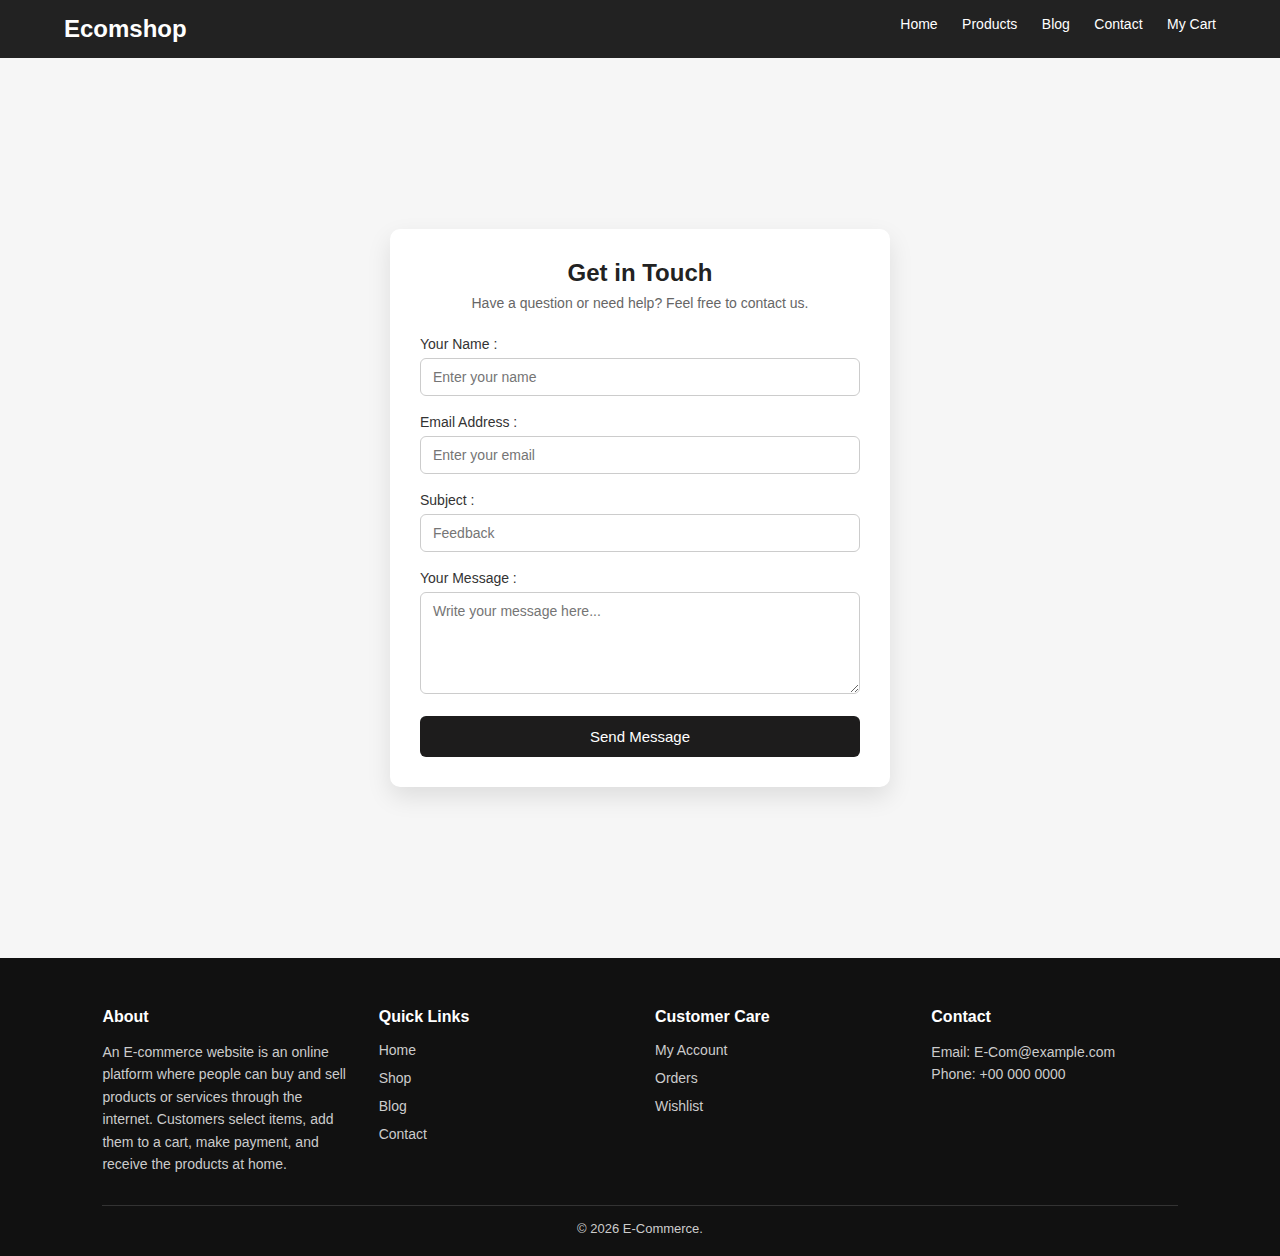
<file: contact.html>
<!DOCTYPE html>
<html lang="en">
<head>
    <meta charset="UTF-8">
    <title>Contact Us | E-Com</title>
    <link rel="stylesheet" href="contact.css">
    <link rel="stylesheet" href="style.css">
</head>
<body>
<header class="navbar">
    <div class="container">
      <h1 class="logo">Ecomshop</h1>
      <nav>
        <a href="index.html">Home</a>
        <a href="product.html">Products</a>
        <a href="blog.html">Blog</a>
        <a href="contact.html">Contact</a>
        <a href="My-Cart.html">My Cart</a>
      </nav>
    </div>
</header><section class="contact-wrapper">
    <div class="contact-box">

        <div class="contact-heading">
            <h2>Get in Touch</h2>
            <p>Have a question or need help? Feel free to contact us.</p>
        </div>

        <!-- Add action and method -->
        <form class="contact-form" action="send_email.php" method="POST">
            <div class="form-group">
                <label>Your Name :</label>
                <input type="text" name="name" placeholder="Enter your name" required>
            </div>

            <div class="form-group">
                <label>Email Address :</label>
                <input type="email" name="email" placeholder="Enter your email" required>
            </div>

            <div class="form-group">
                <label>Subject :</label>
                <input type="text" name="subject" placeholder="Feedback" required>
            </div>

            <div class="form-group">
                <label>Your Message :</label>
                <textarea name="message" rows="5" placeholder="Write your message here..." required></textarea>
            </div>

            <button type="submit" class="send-btn">Send Message</button>
        </form>

    </div>
</section>

<footer>
    <div class="footer-wrap">
      <div class="footer-col">
        <h4>About</h4>
        <p>An E-commerce website is an online platform where people can buy and sell products or services through the internet. Customers select items, add them to a cart, make payment, and receive the products at home.</p>
      </div>
      <div class="footer-col">
        <h4>Quick Links</h4>
        <ul>
          <li><a href="index.html">Home</a></li>
          <li><a href="product.html">Shop</a></li>
          <li><a href="blog.html">Blog</a></li>
          <li><a href="contact.html">Contact</a></li>
        </ul>
      </div>
      <div class="footer-col">
        <h4>Customer Care</h4>
        <ul>
          <li><a href="contact.html">My Account</a></li>
          <li><a href="My-Cart.html">Orders</a></li>
          <li><a href="product.html">Wishlist</a></li>
        </ul>
      </div>
      <div class="footer-col">
        <h4>Contact</h4>
        <p>Email: E-Com@example.com<br />Phone: +00 000 0000</p>
      </div>
    </div>
    <div class="copy">© 2026 E‑Commerce. </div>
  </footer>

</body>
</html>
</file>
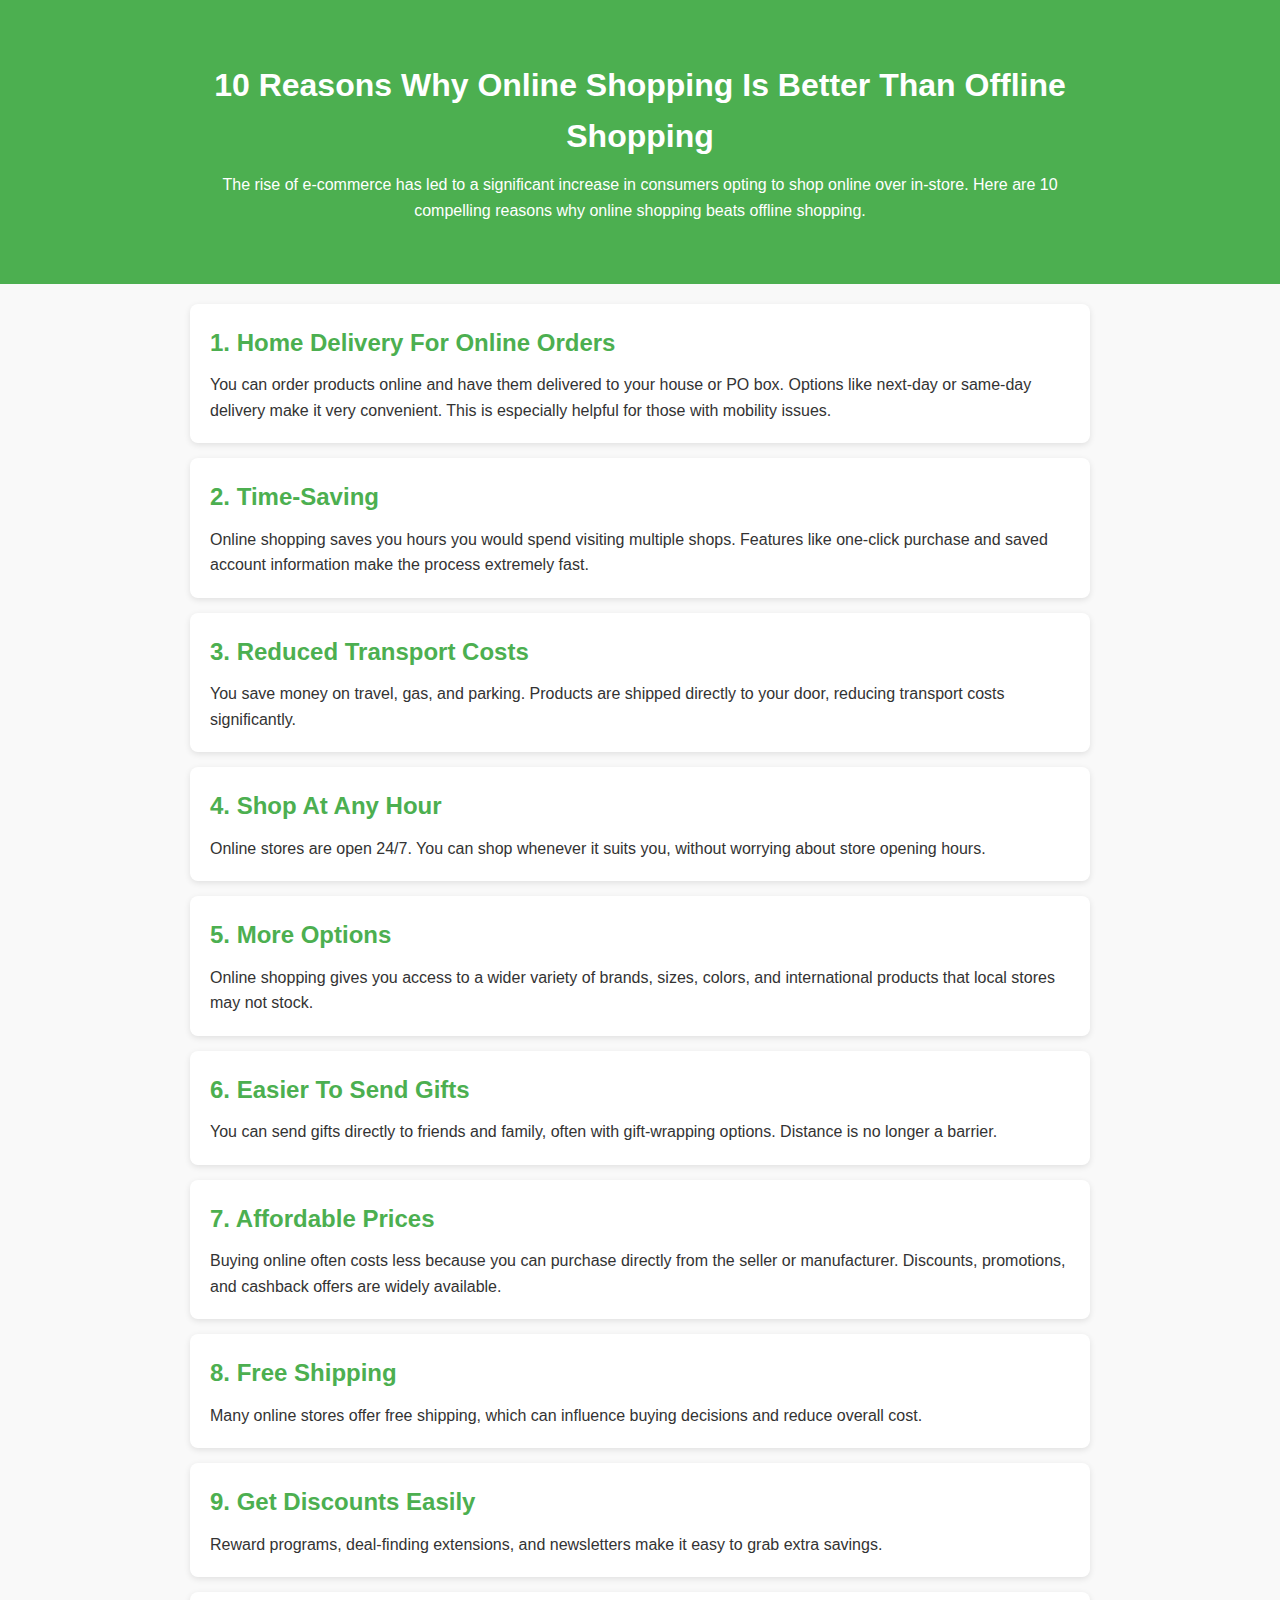
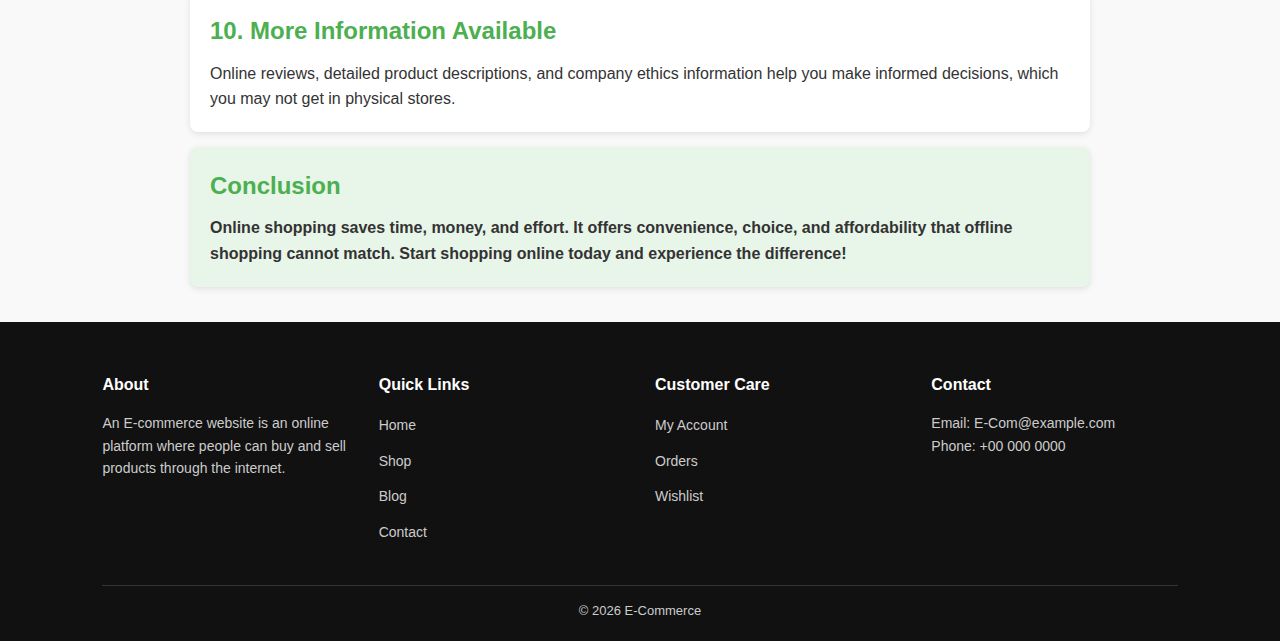
<file: online-shopping.html>
<!DOCTYPE html>
<html lang="en">

<head>
    <meta charset="UTF-8">
    <meta name="viewport" content="width=device-width, initial-scale=1.0">
    <title>10 Reasons Why Online Shopping Is Better Than Offline Shopping</title>
    <link rel="stylesheet" href="style.css">
    <style>
        /* General Reset */
* {
    margin: 0;
    padding: 0;
    box-sizing: border-box;
}

body {
    font-family: 'Segoe UI', Tahoma, Geneva, Verdana, sans-serif;
    line-height: 1.6;
    background-color: #f9f9f9;
    color: #333;
}

/* Container */
.container {
    width: 90%;
    max-width: 900px;
    margin: 0 auto;
    padding: 20px 0;
}

/* Header */
header {
    background-color: #4CAF50;
    color: white;
    padding: 40px 0;
    text-align: center;
}

header h1 {
    font-size: 2rem;
    margin-bottom: 10px;
}

header .intro {
    font-size: 1rem;
}
* footer */
footer {
  background: #111;
  color: #ccc;
  padding: 50px 8% 20px;
}

.footer-wrap {
  display: grid;
  grid-template-columns: repeat(auto-fit, minmax(220px, 1fr));
  gap: 30px;
  margin-bottom: 30px;
}

.footer-col h4 {
  color: #fff;
  margin-bottom: 15px;
}

.footer-col ul {
  list-style: none;
}

.footer-col ul li {
  margin-bottom: 10px;
}

.footer-col ul li a {
  color: #ccc;
  text-decoration: none;
  font-size: 14px;
}

.footer-col p {
  font-size: 14px;
  line-height: 1.6;
}

.copy {
  text-align: center;
  border-top: 1px solid #333;
  padding-top: 15px;
  font-size: 13px;
}

/* Sections */
main section {
    background-color: white;
    padding: 20px;
    margin-bottom: 15px;
    border-radius: 8px;
    box-shadow: 0 2px 6px rgba(0,0,0,0.1);
}

main section h2 {
    color: #4CAF50;
    margin-bottom: 10px;
}

/* Conclusion */
.conclusion {
    background-color: #e8f5e9;
    font-weight: bold;
}


    </style>
</head>

<body>
    
    <header>
        <div class="container">
            <h1>10 Reasons Why Online Shopping Is Better Than Offline Shopping</h1>
            <p class="intro">
                The rise of e-commerce has led to a significant increase in consumers opting to shop online over in-store.
                Here are 10 compelling reasons why online shopping beats offline shopping.
            </p>
        </div>
    </header>

    <main class="container">
        <section>
            <h2>1. Home Delivery For Online Orders</h2>
            <p>
                You can order products online and have them delivered to your house or PO box. Options like next-day or
                same-day delivery make it very convenient. This is especially helpful for those with mobility issues.
            </p>
        </section>

        <section>
            <h2>2. Time-Saving</h2>
            <p>
                Online shopping saves you hours you would spend visiting multiple shops. Features like one-click purchase
                and saved account information make the process extremely fast.
            </p>
        </section>

        <section>
            <h2>3. Reduced Transport Costs</h2>
            <p>
                You save money on travel, gas, and parking. Products are shipped directly to your door, reducing transport
                costs significantly.
            </p>
        </section>

        <section>
            <h2>4. Shop At Any Hour</h2>
            <p>
                Online stores are open 24/7. You can shop whenever it suits you, without worrying about store opening
                hours.
            </p>
        </section>

        <section>
            <h2>5. More Options</h2>
            <p>
                Online shopping gives you access to a wider variety of brands, sizes, colors, and international products
                that local stores may not stock.
            </p>
        </section>

        <section>
            <h2>6. Easier To Send Gifts</h2>
            <p>
                You can send gifts directly to friends and family, often with gift-wrapping options. Distance is no
                longer a barrier.
            </p>
        </section>

        <section>
            <h2>7. Affordable Prices</h2>
            <p>
                Buying online often costs less because you can purchase directly from the seller or manufacturer. Discounts,
                promotions, and cashback offers are widely available.
            </p>
        </section>

        <section>
            <h2>8. Free Shipping</h2>
            <p>
                Many online stores offer free shipping, which can influence buying decisions and reduce overall cost.
            </p>
        </section>

        <section>
            <h2>9. Get Discounts Easily</h2>
            <p>
                Reward programs, deal-finding extensions, and newsletters make it easy to grab extra savings.
            </p>
        </section>

        <section>
            <h2>10. More Information Available</h2>
            <p>
                Online reviews, detailed product descriptions, and company ethics information help you make informed
                decisions, which you may not get in physical stores.
            </p>
        </section>

        <section class="conclusion">
            <h2>Conclusion</h2>
            <p>
                Online shopping saves time, money, and effort. It offers convenience, choice, and affordability that
                offline shopping cannot match. Start shopping online today and experience the difference!
            </p>
        </section>
    </main>
<footer>
    <div class="footer-wrap">
      <div class="footer-col">
        <h4>About</h4>
        <p>
          An E-commerce website is an online platform where people can buy and sell
          products through the internet.
        </p>
      </div>

      <div class="footer-col">
        <h4>Quick Links</h4>
        <ul>
          <li><a href="index.html">Home</a></li>
          <li><a href="product.html">Shop</a></li>
          <li><a href="blog.html">Blog</a></li>
          <li><a href="contact.html">Contact</a></li>
        </ul>
      </div>

      <div class="footer-col">
        <h4>Customer Care</h4>
        <ul>
          <li><a href="contact.html">My Account</a></li>
          <li><a href="My-Cart.html">Orders</a></li>
          <li><a href="product.html">Wishlist</a></li>
        </ul>
      </div>

      <div class="footer-col">
        <h4>Contact</h4>
        <p>Email: E-Com@example.com<br>Phone: +00 000 0000</p>
      </div>
    </div>

    <div class="copy">© 2026 E-Commerce</div>
  </footer>

</body>

</html>
</file>
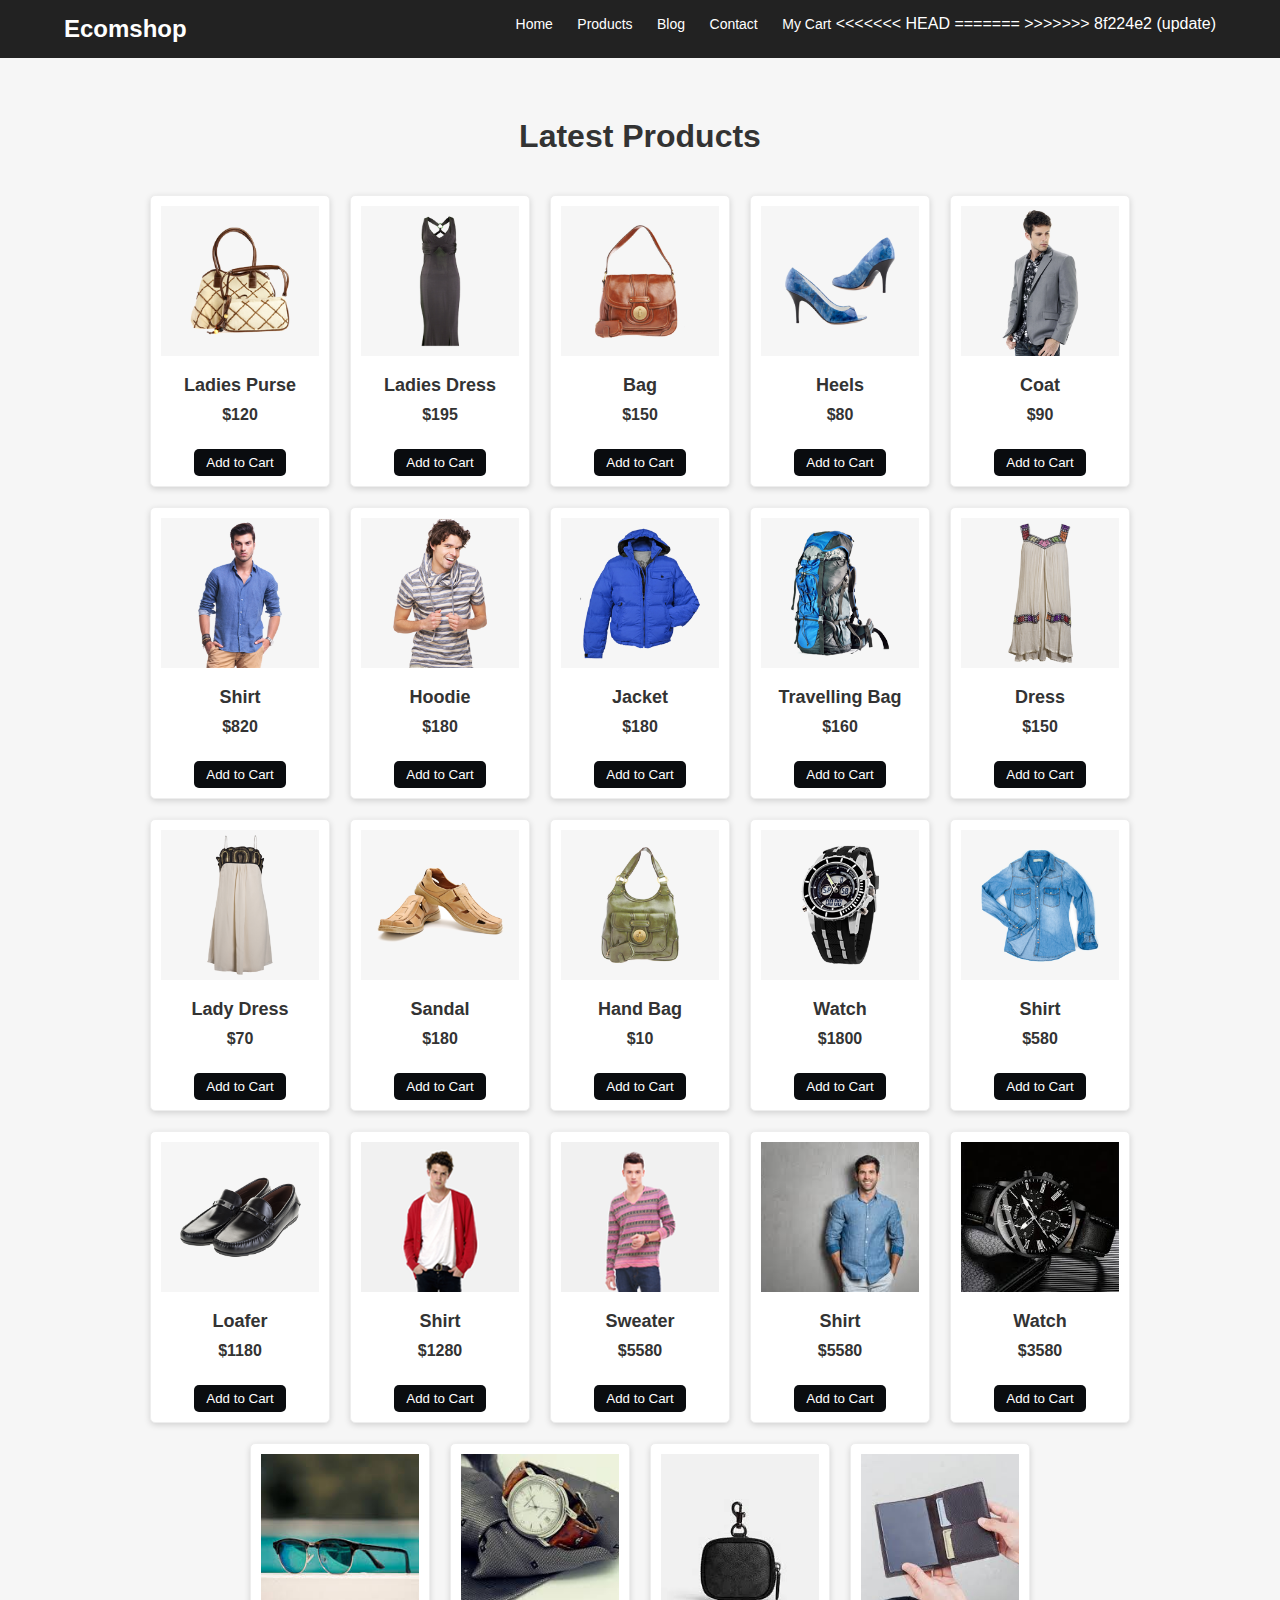
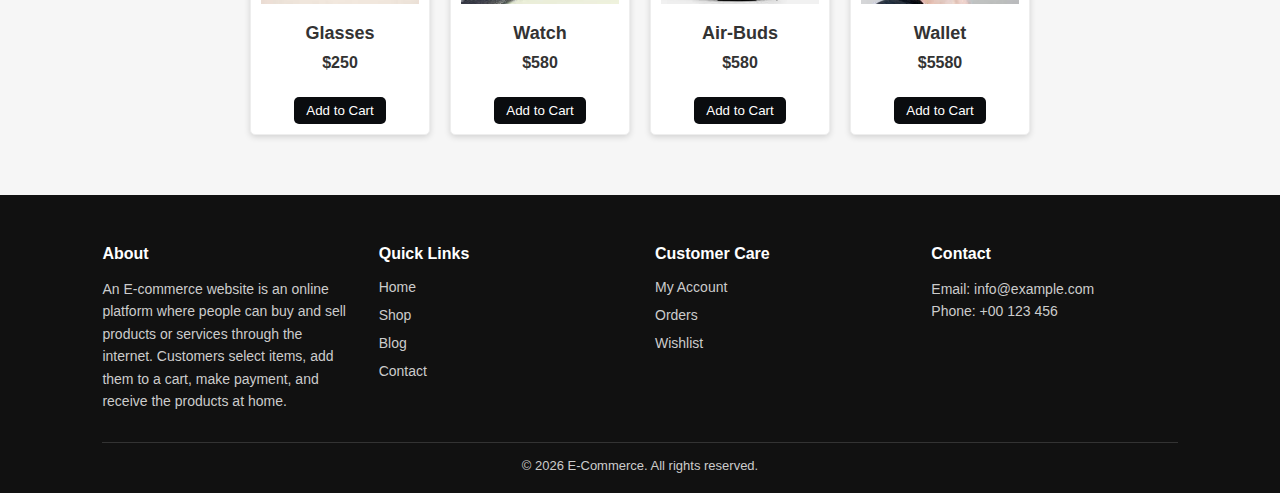
<file: product.html>
<!DOCTYPE html>
<html lang="en">

<head>
    <meta charset="UTF-8">
    <meta name="viewport" content="width=device-width, initial-scale=1.0">
    <title>Product</title>
    <link rel="stylesheet" href="style.css">
    <style>
        .product-wrap {
            display: flex;
            flex-wrap: wrap;
            gap: 20px;
            justify-content: center;
        }

        .product-card {
            background: #fff;
            padding: 10px;
            border-radius: 5px;
            text-align: center;
            width: 180px;
            box-shadow: 0 2px 6px rgba(0, 0, 0, 0.15);
        }

        .product-card img {
            width: 100%;
            height: 150px;
            object-fit: cover;
        }

        .product-card button {
            display: inline-block;
            margin-top: 10px;
            padding: 6px 12px;
            background: #0a0c0f;
            color: #fff;
            border: none;
            border-radius: 5px;
            cursor: pointer;
        }

        .product-card button:hover {
            background: #0056b3;
        }
    </style>
</head>

<body>
    <header class="navbar">
        <div class="container">
            <h1 class="logo">Ecomshop</h1>
            <nav>
                <a href="index.html">Home</a>
                <a href="product.html">Products</a>
                <a href="blog.html">Blog</a>
                <a href="contact.html">Contact</a>
                <a href="My-Cart.html">My Cart</a>
<<<<<<< HEAD

=======
>>>>>>> 8f224e2 (update)
            </nav>
        </div>
    </header>

    <section class="product-sec">
        <h2 class="sec-title">Latest Products</h2>
        <div class="product-wrap">

            <!-- ===== All 24 Products ===== -->
            <div class="product-card">
                <img src="./images/hot_1.png">
                <h4>Ladies Purse</h4>
                <span class="price">$120</span>
                <button class="add-cart" data-id="101" data-name="Ladies Purse" data-price="120"
                    data-img="./images/hot_1.png">Add to Cart</button>
            </div>

            <div class="product-card">
                <img src="./images/hot_2.png">
                <h4>Ladies Dress</h4>
                <span class="price">$195</span>
                <button class="add-cart" data-id="102" data-name="Ladies Dress" data-price="195"
                    data-img="./images/hot_2.png">Add to Cart</button>
            </div>

            <div class="product-card">
                <img src="./images/hot_3.png">
                <h4>Bag</h4>
                <span class="price">$150</span>
                <button class="add-cart" data-id="103" data-name="Bag" data-price="150"
                    data-img="./images/hot_3.png">Add to Cart</button>
            </div>

            <div class="product-card">
                <img src="./images/hot_4.png">
                <h4>Heels</h4>
                <span class="price">$80</span>
                <button class="add-cart" data-id="104" data-name="Heels" data-price="80"
                    data-img="./images/hot_4.png">Add to Cart</button>
            </div>

            <div class="product-card">
                <img src="./images/men_clothing_1.png">
                <h4>Coat</h4>
                <span class="price">$90</span>
                <button class="add-cart" data-id="105" data-name="Coat" data-price="90"
                    data-img="./images/men_clothing_1.png">Add to Cart</button>
            </div>

            <div class="product-card">
                <img src="./images/men_clothing_2.png">
                <h4>Shirt</h4>
                <span class="price">$820</span>
                <button class="add-cart" data-id="106" data-name="Shirt" data-price="820"
                    data-img="./images/men_clothing_2.png">Add to Cart</button>
            </div>

            <div class="product-card">
                <img src="./images/men_clothing_4.png">
                <h4>Hoodie</h4>
                <span class="price">$180</span>
                <button class="add-cart" data-id="107" data-name="Hoodie" data-price="180"
                    data-img="./images/men_clothing_4.png">Add to Cart</button>
            </div>

            <div class="product-card">
                <img src="./images/product1.png">
                <h4>Jacket</h4>
                <span class="price">$180</span>
                <button class="add-cart" data-id="108" data-name="Jacket" data-price="180"
                    data-img="./images/product1.png">Add to Cart</button>
            </div>

            <div class="product-card">
                <img src="./images/product2.png">
                <h4>Travelling Bag</h4>
                <span class="price">$160</span>
                <button class="add-cart" data-id="109" data-name="Travelling Bag" data-price="160"
                    data-img="./images/product2.png">Add to Cart</button>
            </div>

            <div class="product-card">
                <img src="./images/product3.png">
                <h4>Dress</h4>
                <span class="price">$150</span>
                <button class="add-cart" data-id="110" data-name="Dress" data-price="150"
                    data-img="./images/product3.png">Add to Cart</button>
            </div>

            <div class="product-card">
                <img src="./images/product4.png">
                <h4>Lady Dress</h4>
                <span class="price">$70</span>
                <button class="add-cart" data-id="111" data-name="Lady Dress" data-price="70"
                    data-img="./images/product4.png">Add to Cart</button>
            </div>

            <div class="product-card">
                <img src="./images/product5.png">
                <h4>Sandal</h4>
                <span class="price">$180</span>
                <button class="add-cart" data-id="112" data-name="Sandal" data-price="180"
                    data-img="./images/product5.png">Add to Cart</button>
            </div>

            <div class="product-card">
                <img src="./images/product6.png">
                <h4>Hand Bag</h4>
                <span class="price">$10</span>
                <button class="add-cart" data-id="113" data-name="Hand Bag" data-price="10"
                    data-img="./images/product6.png">Add to Cart</button>
            </div>

            <div class="product-card">
                <img src="./images/product7.png">
                <h4>Watch</h4>
                <span class="price">$1800</span>
                <button class="add-cart" data-id="114" data-name="Watch" data-price="1800"
                    data-img="./images/product7.png">Add to Cart</button>
            </div>

            <div class="product-card">
                <img src="./images/product8.png">
                <h4>Shirt</h4>
                <span class="price">$580</span>
                <button class="add-cart" data-id="115" data-name="Shirt" data-price="580"
                    data-img="./images/product8.png">Add to Cart</button>
            </div>

            <div class="product-card">
                <img src="./images/product9.png">
                <h4>Loafer</h4>
                <span class="price">$1180</span>
                <button class="add-cart" data-id="116" data-name="Loafer" data-price="1180"
                    data-img="./images/product9.png">Add to Cart</button>
            </div>

            <div class="product-card">
                <img src="./images/product10.png">
                <h4>Shirt</h4>
                <span class="price">$1280</span>
                <button class="add-cart" data-id="117" data-name="Shirt" data-price="1280"
                    data-img="./images/product10.png">Add to Cart</button>
            </div>

            <div class="product-card">
                <img src="./images/product11.png">
                <h4>Sweater</h4>
                <span class="price">$5580</span>
                <button class="add-cart" data-id="118" data-name="Sweater" data-price="5580"
                    data-img="./images/product11.png">Add to Cart</button>
            </div>

            <div class="product-card">
                <img src="./images/product12.jpg">
                <h4>Shirt</h4>
                <span class="price">$5580</span>
                <button class="add-cart" data-id="119" data-name="Shirt" data-price="5580"
                    data-img="./images/product12.jpg">Add to Cart</button>
            </div>

            <div class="product-card">
                <img src="./images/product13.jpg">
                <h4>Watch</h4>
                <span class="price">$3580</span>
                <button class="add-cart" data-id="120" data-name="Watch" data-price="3580"
                    data-img="./images/product13.jpg">Add to Cart</button>
            </div>

            <div class="product-card">
                <img src="./images/product14.jpg">
                <h4>Glasses</h4>
                <span class="price">$250</span>
                <button class="add-cart" data-id="121" data-name="Glasses" data-price="250"
                    data-img="./images/product14.jpg">Add to Cart</button>
            </div>

            <div class="product-card">
                <img src="./images/product15.jpg">
                <h4>Watch</h4>
                <span class="price">$580</span>
                <button class="add-cart" data-id="122" data-name="Watch" data-price="580"
                    data-img="./images/product15.jpg">Add to Cart</button>
            </div>

            <div class="product-card">
                <img src="./images/product16.jpg">
                <h4>Air-Buds</h4>
                <span class="price">$580</span>
                <button class="add-cart" data-id="123" data-name="Air-Buds" data-price="580"
                    data-img="./images/product16.jpg">Add to Cart</button>
            </div>

            <div class="product-card">
                <img src="./images/product17.jpg">
                <h4>Wallet</h4>
                <span class="price">$5580</span>
                <button class="add-cart" data-id="124" data-name="Wallet" data-price="5580"
                    data-img="./images/product17.jpg">Add to Cart</button>
            </div>

        </div>
    </section>
    <footer>
        <div class="footer-wrap">
            <div class="footer-col">
                <h4>About</h4>
                <p>An E-commerce website is an online platform where people can buy and sell products or services
                    through the internet. Customers select items, add them to a cart, make payment, and receive the
                    products at home.</p>
            </div>
            <div class="footer-col">
                <h4>Quick Links</h4>
                <ul>
                    <li><a href="index.html">Home</a></li>
                    <li><a href="product.html">Shop</a></li>
                    <li><a href="blog.html">Blog</a></li>
                    <li><a href="contact.html">Contact</a></li>
                </ul>
            </div>
            <div class="footer-col">
                <h4>Customer Care</h4>
                <ul>
                    <li><a href="contact.html">My Account</a></li>
                    <li><a href="My-Cart.html">Orders</a></li>
                    <li><a href="product.html">Wishlist</a></li>
                </ul>
            </div>
            <div class="footer-col">
                <h4>Contact</h4>
                <p>Email: info@example.com<br />Phone: +00 123 456</p>
            </div>
        </div>
        <div class="copy">© 2026 E‑Commerce. All rights reserved.</div>
    </footer>


    <script>
        let buttons = document.querySelectorAll(".add-cart");

        buttons.forEach(btn => {
            btn.addEventListener("click", () => {
                let product = {
                    id: btn.dataset.id,
                    name: btn.dataset.name,
                    price: parseFloat(btn.dataset.price),
                    img: btn.dataset.img,
                    qty: 1
                };

                let cart = JSON.parse(localStorage.getItem("cart")) || [];
                let exist = cart.find(item => item.id === product.id);

                if (exist) {
                    exist.qty += 1;
                } else {
                    cart.push(product);
                }

                localStorage.setItem("cart", JSON.stringify(cart));
                alert(`${product.name} added to cart`);
            });
        });
    </script>

</body>

</html>
</file>
<file: contact.css>
* {
    margin: 0;
    padding: 0;
    box-sizing: border-box;
    font-family: Arial, Helvetica, sans-serif;
}

body {
    background: #c5c6c7;
}

/* main section */
.contact-wrapper {
    min-height: 100vh;
    display: flex;
    align-items: center;
    justify-content: center;
}
@media (max-width: 768px) {
  .nav-links {
    width: 100%;
    flex-direction: column;
    display: none;
    margin-top: 10px;
    background: #333;
    border-radius: 5px;
  }

  .nav-links a {
    padding: 10px;
    border-bottom: 1px solid #444;
  }

  .nav-links a:last-child {
    border-bottom: none;
  }

  .nav-toggle {
    display: block;
  }

  .nav-links.show {
    display: flex;
  }

  .content-card {
    padding: 20px;
    max-width: 90%;
  }

  .content-card h2 {
    font-size: 24px;
  }

  .content-card p {
    font-size: 14px;
  }
}
/* contact card */
.contact-box {
    background: #fff;
    width: 100%;
    max-width: 500px;
    padding: 30px;
    border-radius: 10px;
    box-shadow: 0 10px 25px rgba(0,0,0,0.1);
}

/* heading */
.contact-heading {
    text-align: center;
    margin-bottom: 25px;
}

.contact-heading h2 {
    color: #222;
    margin-bottom: 8px;
}

.contact-heading p {
    color: #666;
    font-size: 14px;
}

/* form */
.contact-form .form-group {
    margin-bottom: 18px;
}

.contact-form label {
    display: block;
    margin-bottom: 6px;
    font-size: 14px;
    color: #333;
}

.contact-form input,
.contact-form textarea {
    width: 100%;
    padding: 10px 12px;
    border: 1px solid #ccc;
    border-radius: 6px;
    outline: none;
    font-size: 14px;
}

.contact-form input:focus,
.contact-form textarea:focus {
    border-color: #ff6b00;
}

/* button */
.send-btn {
    width: 100%;
    padding: 12px;
    background: #1d1c1c;
    color: #fff;
    border: none;
    border-radius: 6px;
    cursor: pointer;
    font-size: 15px;
    transition: 0.3s;
}

.send-btn:hover {
    background: #e85d00;
}
</file>
<file: style.css>
* {
    margin: 0;
    padding: 0;
    box-sizing: border-box;
    font-family: Arial, sans-serif;
}
*{
    box-sizing: border-box;
}
body{
    cursor:url(./images/cursor.png);
}

a {
    text-decoration: none;
    color: inherit;
}

.container {
    width: 90%;
    margin: 0 auto;
    
}

.navbar {
    background: #222;
    color: #fff;
    padding: 15px 0;
}

.navbar .logo {
    display: inline-block;
    font-size: 24px;
    font-weight: bold;
}

.navbar nav {
    float: right;
}

.navbar nav a {
    margin-left: 20px;
    color: #fff;
    font-size: 14px;
}

*{
      margin:0;
      padding:0;
      box-sizing:border-box;
      font-family:Arial, Helvetica, sans-serif;
    }

    body{
      background:#f6f6f6;
      color:#333;
    }

    /* hero */
    .hero{
      width:100%;
      height:70vh;
      background: url('./images/slider1.png') center/cover no-repeat;
      display:flex;
      align-items:center;
      justify-content:center;
      text-align:center;
    }

    .hero-box{
      
      padding:40px;
      border-radius:8px;
    }

    .hero-box h1{
      font-size:42px;
      margin-bottom:15px;
    }

    .hero-box p{
      font-size:18px;
      margin-bottom:25px;
    }

    .hero-box a{
      display:inline-block;
      padding:12px 28px;
      background:#000;
      color:#fff;
      text-decoration:none;
      border-radius:4px;
    }

    /* categories */
    .category-sec{
      padding:60px 8%;
      background:#fff;
    }

    .category-wrap{
      display:grid;
      grid-template-columns:repeat(auto-fit, minmax(220px,1fr));
      gap:25px;
    }

    .category-card{
      background:#fafafa;
      border:1px solid #eee;
      padding:25px;
      text-align:center;
      transition:0.3s;
    }

    .category-card:hover{
      transform:translateY(-6px);
    }

    .category-card img{
      width:100%;
      height:160px;
      object-fit:cover;
      margin-bottom:15px;
    }

    .category-card h3{
      font-size:20px;
    }

    /* products */
    .product-sec{
      padding:60px 8%;
    }

    .sec-title{
      text-align:center;
      font-size:32px;
      margin-bottom:40px;
    }

    .product-wrap{
      display:grid;
      grid-template-columns:repeat(auto-fit, minmax(240px,1fr));
      gap:30px;
    }

    .product-card{
      background:#fff;
      border:1px solid #eee;
      padding:20px;
      text-align:center;
    }

    .product-card img{
      width:100%;
      height:220px;
      object-fit:cover;
      margin-bottom:15px;
    }

    .product-card h4{
      font-size:18px;
      margin-bottom:10px;
    }

    .price{
      font-weight:bold;
      margin-bottom:15px;
      display:block;
    }

    .product-card a{
      display:inline-block;
      padding:8px 18px;
      background:#000;
      color:#fff;
      text-decoration:none;
      border-radius:3px;
      font-size:14px;
    }

    /* banner */
    .offer-banner{
      margin:60px 8%;
      background:#000 url('#') center/cover no-repeat;
      color:#fff;
      padding:60px;
      text-align:center;
      border-radius:6px;
    }

    .offer-banner h2{
      font-size:36px;
      margin-bottom:15px;
    }

    .offer-banner p{
      font-size:18px;
      margin-bottom:25px;
    }

    .offer-banner a{
      padding:12px 26px;
      background:#fff;
      color:#000;
      text-decoration:none;
      border-radius:4px;
    }

    /* footer */
    footer{
      background:#111;
      color:#ccc;
      padding:50px 8% 20px;
    }

    .footer-wrap{
      display:grid;
      grid-template-columns:repeat(auto-fit, minmax(220px,1fr));
      gap:30px;
      margin-bottom:30px;
    }

    .footer-col h4{
      color:#fff;
      margin-bottom:15px;
    }

    .footer-col ul{
      list-style:none;
    }

    .footer-col ul li{
      margin-bottom:10px;
    }

    .footer-col ul li a{
      color:#ccc;
      text-decoration:none;
      font-size:14px;
    }

    .footer-col p{
      font-size:14px;
      line-height:1.6;
    }

    .copy{
      text-align:center;
      border-top:1px solid #333;
      padding-top:15px;
      font-size:13px;
    }
</file>
